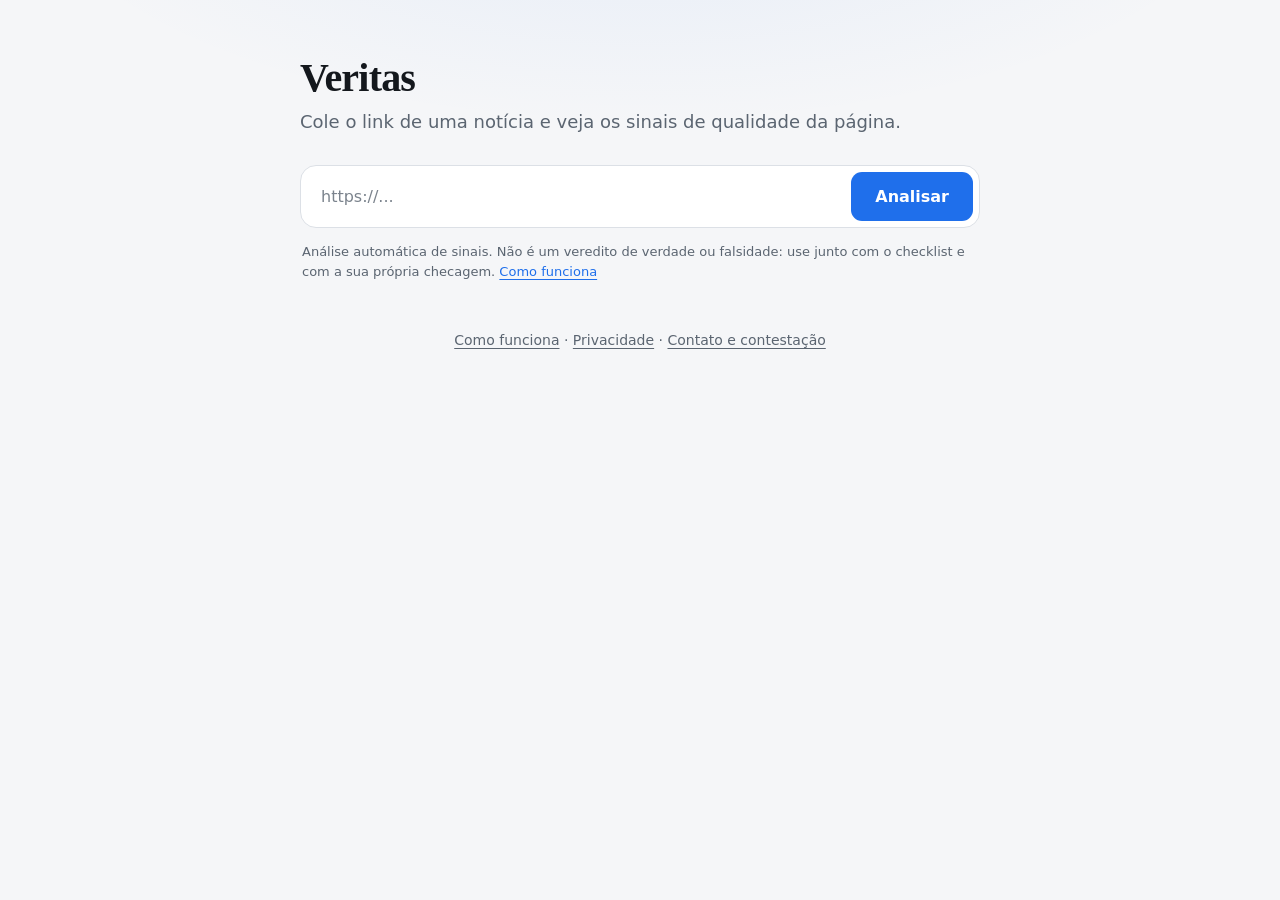
<file: index.html>
<!doctype html>
<html lang="pt-BR">
<head>
<meta charset="utf-8">
<meta name="viewport" content="width=device-width,initial-scale=1">
<title>Veritas — analise sinais de uma notícia</title>
<meta name="description" content="Cole o link de uma notícia e veja sinais de qualidade da página: autoria, data, idade do domínio, linguagem sensacionalista e mais. Análise automática, não é veredito.">
<link rel="stylesheet" href="/style.css">
</head>
<body>
<main>
  <h1>Veritas</h1>
  <p class="sub">Cole o link de uma notícia e veja os sinais de qualidade da página.</p>

  <div class="row">
    <input id="url" type="url" placeholder="https://...">
    <button id="go">Analisar</button>
  </div>

  <p class="dim aviso">Análise automática de sinais. Não é um veredito de verdade ou falsidade: use junto com o checklist e com a sua própria checagem. <a href="/como-funciona">Como funciona</a></p>

  <section id="out" hidden></section>

  <!-- ANÚNCIOS: ponha o código do bloco aqui, fora de #out, nunca dentro do resultado -->
</main>

<footer>
  <p class="dim"><a href="/como-funciona">Como funciona</a> · <a href="/privacidade">Privacidade</a> · <a href="/contato">Contato e contestação</a></p>
</footer>
<script type="module" src="/app.js"></script>
</body>
</html>
</file>
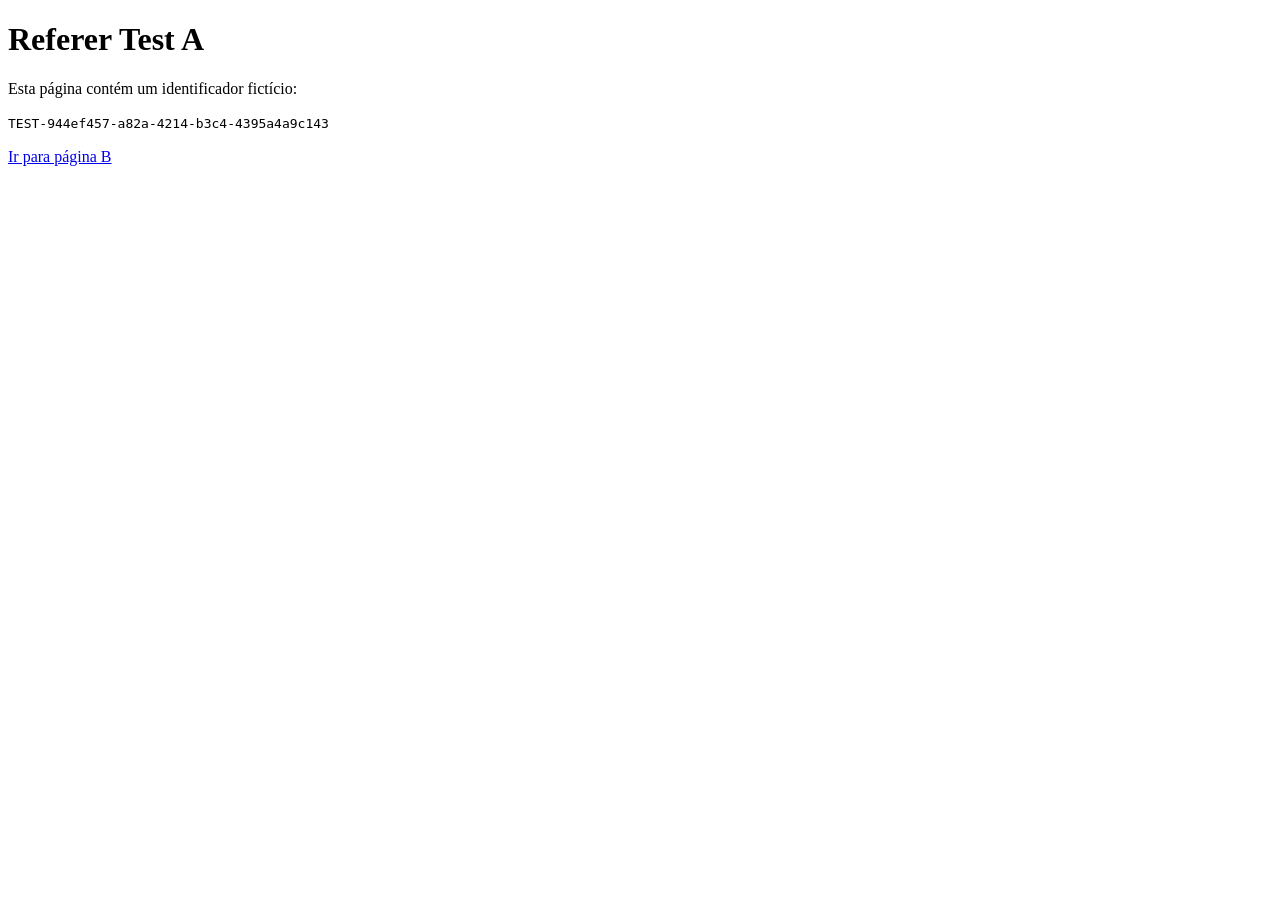
<file: a.html>
<!DOCTYPE html>
<html lang="pt-BR">
<head>
<meta charset="UTF-8">
<meta name="referrer" content="unsafe-url">
<title>Referer Test A</title>
</head>
<body>

<h1>Referer Test A</h1>

<p>Esta página contém um identificador fictício:</p>

<code id="marker"></code>

<p>
<a href="/b.html">Ir para página B</a>
</p>

<script>
const marker = "TEST-" + crypto.randomUUID();

document.getElementById("marker").textContent = marker;

history.replaceState(
    {},
    "",
    "?test_marker=" + encodeURIComponent(marker)
);
</script>

</body>
</html>
</file>
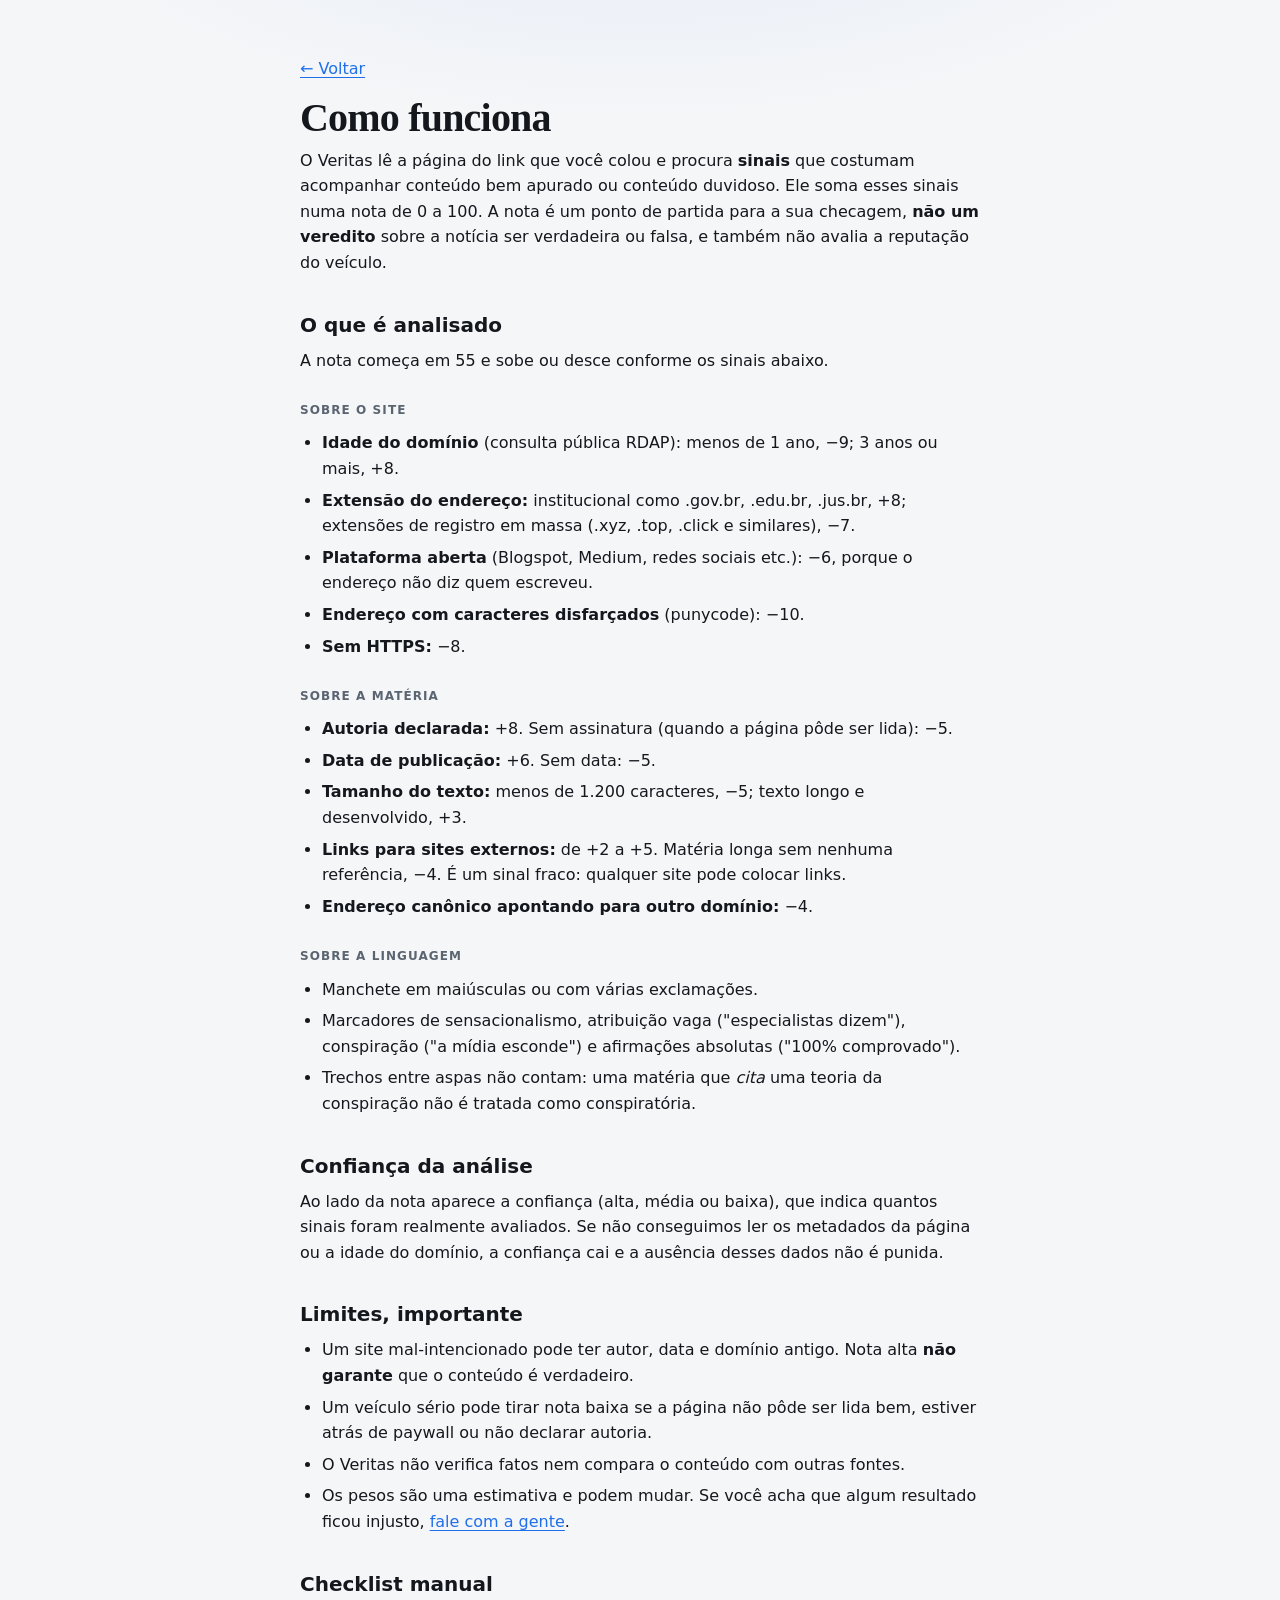
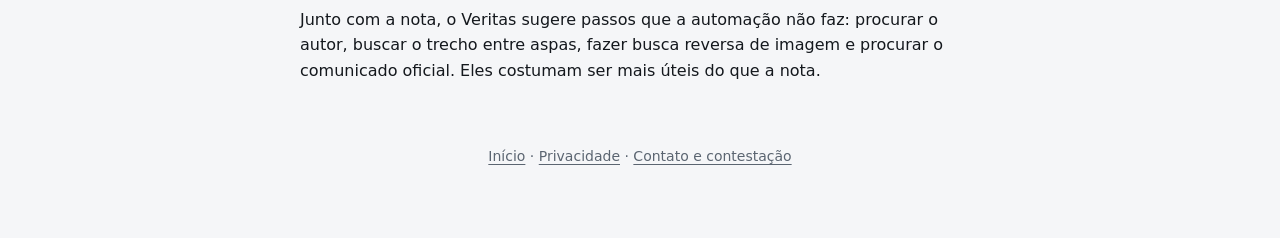
<file: como-funciona.html>
<!doctype html>
<html lang="pt-BR">
<head>
<meta charset="utf-8">
<meta name="viewport" content="width=device-width,initial-scale=1">
<title>Como funciona — Veritas</title>
<meta name="description" content="Quais sinais o Veritas analisa, como a nota é calculada e quais são os limites da análise.">
<link rel="stylesheet" href="/style.css">
</head>
<body>
<main>
  <p><a href="/">← Voltar</a></p>
  <h1>Como funciona</h1>

  <p>O Veritas lê a página do link que você colou e procura <strong>sinais</strong> que costumam acompanhar conteúdo bem apurado ou conteúdo duvidoso. Ele soma esses sinais numa nota de 0 a 100. A nota é um ponto de partida para a sua checagem, <strong>não um veredito</strong> sobre a notícia ser verdadeira ou falsa, e também não avalia a reputação do veículo.</p>

  <h2>O que é analisado</h2>
  <p>A nota começa em 55 e sobe ou desce conforme os sinais abaixo.</p>

  <h3>Sobre o site</h3>
  <ul>
    <li><strong>Idade do domínio</strong> (consulta pública RDAP): menos de 1 ano, −9; 3 anos ou mais, +8.</li>
    <li><strong>Extensão do endereço:</strong> institucional como .gov.br, .edu.br, .jus.br, +8; extensões de registro em massa (.xyz, .top, .click e similares), −7.</li>
    <li><strong>Plataforma aberta</strong> (Blogspot, Medium, redes sociais etc.): −6, porque o endereço não diz quem escreveu.</li>
    <li><strong>Endereço com caracteres disfarçados</strong> (punycode): −10.</li>
    <li><strong>Sem HTTPS:</strong> −8.</li>
  </ul>

  <h3>Sobre a matéria</h3>
  <ul>
    <li><strong>Autoria declarada:</strong> +8. Sem assinatura (quando a página pôde ser lida): −5.</li>
    <li><strong>Data de publicação:</strong> +6. Sem data: −5.</li>
    <li><strong>Tamanho do texto:</strong> menos de 1.200 caracteres, −5; texto longo e desenvolvido, +3.</li>
    <li><strong>Links para sites externos:</strong> de +2 a +5. Matéria longa sem nenhuma referência, −4. É um sinal fraco: qualquer site pode colocar links.</li>
    <li><strong>Endereço canônico apontando para outro domínio:</strong> −4.</li>
  </ul>

  <h3>Sobre a linguagem</h3>
  <ul>
    <li>Manchete em maiúsculas ou com várias exclamações.</li>
    <li>Marcadores de sensacionalismo, atribuição vaga ("especialistas dizem"), conspiração ("a mídia esconde") e afirmações absolutas ("100% comprovado").</li>
    <li>Trechos entre aspas não contam: uma matéria que <em>cita</em> uma teoria da conspiração não é tratada como conspiratória.</li>
  </ul>

  <h2>Confiança da análise</h2>
  <p>Ao lado da nota aparece a confiança (alta, média ou baixa), que indica quantos sinais foram realmente avaliados. Se não conseguimos ler os metadados da página ou a idade do domínio, a confiança cai e a ausência desses dados não é punida.</p>

  <h2>Limites, importante</h2>
  <ul>
    <li>Um site mal-intencionado pode ter autor, data e domínio antigo. Nota alta <strong>não garante</strong> que o conteúdo é verdadeiro.</li>
    <li>Um veículo sério pode tirar nota baixa se a página não pôde ser lida bem, estiver atrás de paywall ou não declarar autoria.</li>
    <li>O Veritas não verifica fatos nem compara o conteúdo com outras fontes.</li>
    <li>Os pesos são uma estimativa e podem mudar. Se você acha que algum resultado ficou injusto, <a href="/contato">fale com a gente</a>.</li>
  </ul>

  <h2>Checklist manual</h2>
  <p>Junto com a nota, o Veritas sugere passos que a automação não faz: procurar o autor, buscar o trecho entre aspas, fazer busca reversa de imagem e procurar o comunicado oficial. Eles costumam ser mais úteis do que a nota.</p>
</main>
<footer>
  <p class="dim"><a href="/">Início</a> · <a href="/privacidade">Privacidade</a> · <a href="/contato">Contato e contestação</a></p>
</footer>
</body>
</html>
</file>
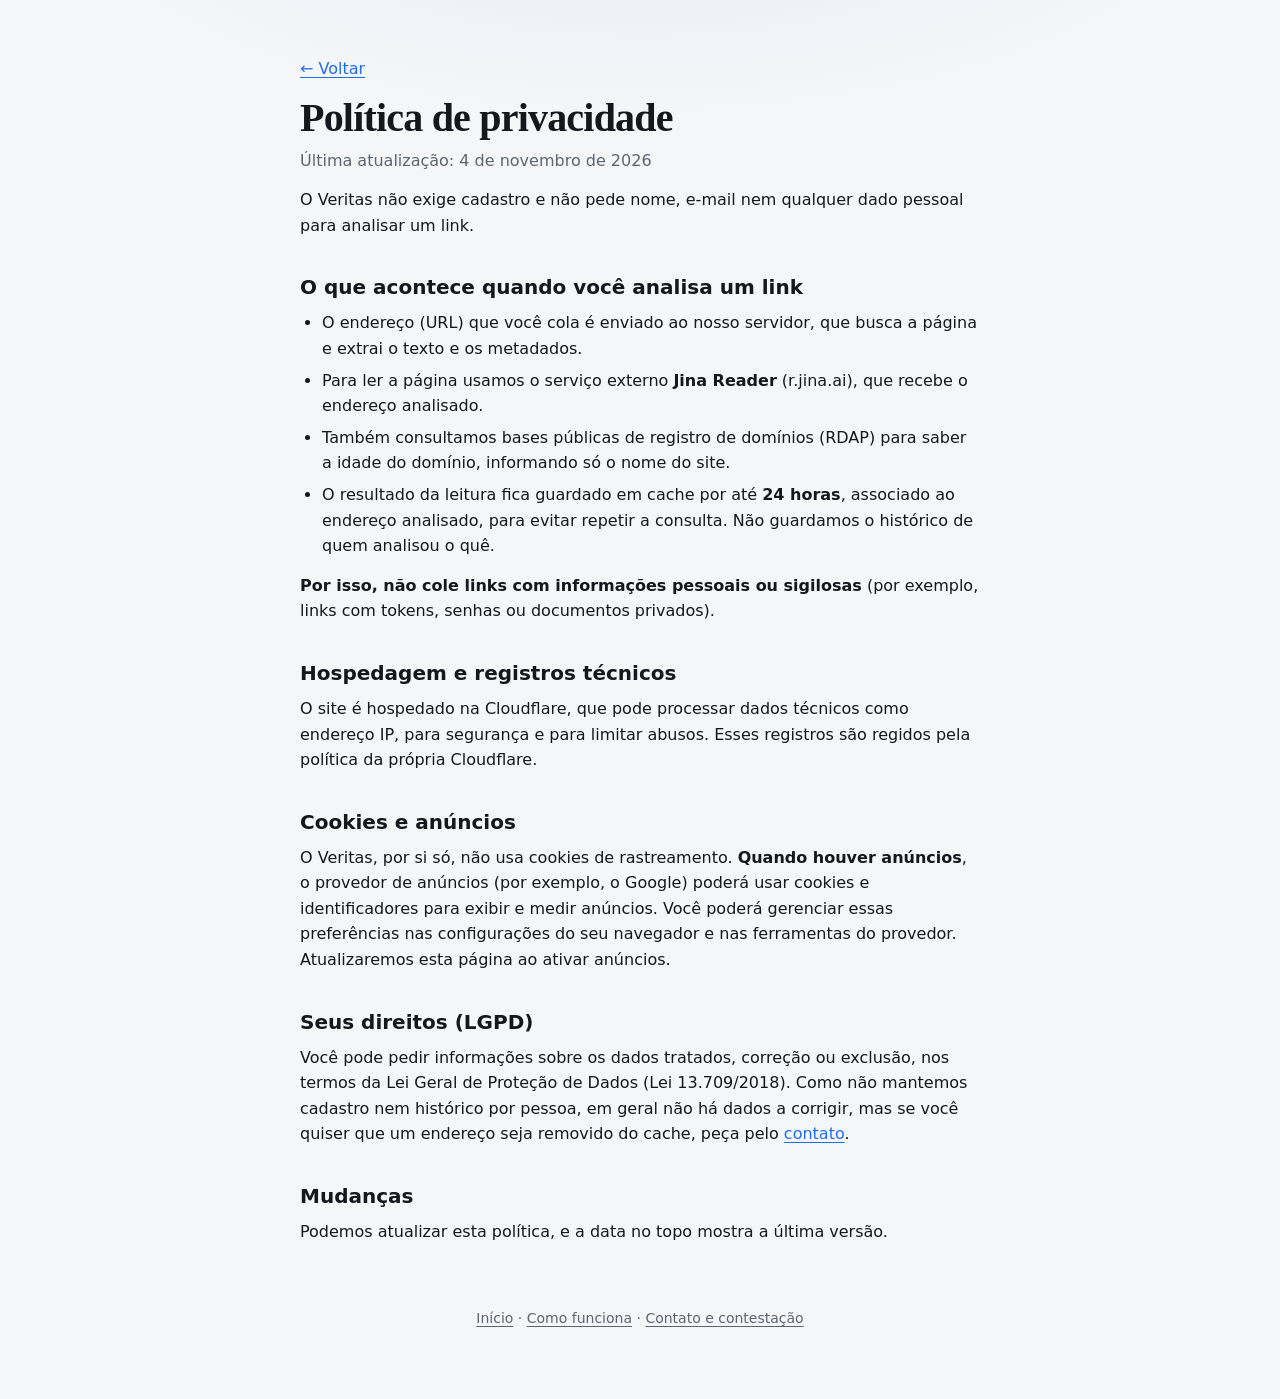
<file: privacidade.html>
<!doctype html>
<html lang="pt-BR">
<head>
<meta charset="utf-8">
<meta name="viewport" content="width=device-width,initial-scale=1">
<title>Política de privacidade — Veritas</title>
<meta name="description" content="Que dados o Veritas trata, por quanto tempo e como falar com a gente.">
<link rel="stylesheet" href="/style.css">
</head>
<body>
<main>
  <p><a href="/">← Voltar</a></p>
  <h1>Política de privacidade</h1>
  <p class="dim">Última atualização: 4 de novembro de 2026</p>

  <p>O Veritas não exige cadastro e não pede nome, e-mail nem qualquer dado pessoal para analisar um link.</p>

  <h2>O que acontece quando você analisa um link</h2>
  <ul>
    <li>O endereço (URL) que você cola é enviado ao nosso servidor, que busca a página e extrai o texto e os metadados.</li>
    <li>Para ler a página usamos o serviço externo <strong>Jina Reader</strong> (r.jina.ai), que recebe o endereço analisado.</li>
    <li>Também consultamos bases públicas de registro de domínios (RDAP) para saber a idade do domínio, informando só o nome do site.</li>
    <li>O resultado da leitura fica guardado em cache por até <strong>24 horas</strong>, associado ao endereço analisado, para evitar repetir a consulta. Não guardamos o histórico de quem analisou o quê.</li>
  </ul>
  <p><strong>Por isso, não cole links com informações pessoais ou sigilosas</strong> (por exemplo, links com tokens, senhas ou documentos privados).</p>

  <h2>Hospedagem e registros técnicos</h2>
  <p>O site é hospedado na Cloudflare, que pode processar dados técnicos como endereço IP, para segurança e para limitar abusos. Esses registros são regidos pela política da própria Cloudflare.</p>

  <h2>Cookies e anúncios</h2>
  <p>O Veritas, por si só, não usa cookies de rastreamento. <strong>Quando houver anúncios</strong>, o provedor de anúncios (por exemplo, o Google) poderá usar cookies e identificadores para exibir e medir anúncios. Você poderá gerenciar essas preferências nas configurações do seu navegador e nas ferramentas do provedor. Atualizaremos esta página ao ativar anúncios.</p>

  <h2>Seus direitos (LGPD)</h2>
  <p>Você pode pedir informações sobre os dados tratados, correção ou exclusão, nos termos da Lei Geral de Proteção de Dados (Lei 13.709/2018). Como não mantemos cadastro nem histórico por pessoa, em geral não há dados a corrigir, mas se você quiser que um endereço seja removido do cache, peça pelo <a href="/contato">contato</a>.</p>

  <h2>Mudanças</h2>
  <p>Podemos atualizar esta política, e a data no topo mostra a última versão.</p>
</main>
<footer>
  <p class="dim"><a href="/">Início</a> · <a href="/como-funciona">Como funciona</a> · <a href="/contato">Contato e contestação</a></p>
</footer>
</body>
</html>
</file>
<file: style.css>
/* Veritas — style.css */
:root {
  color-scheme: dark light;
  --bg: #0b0d10;
  --glow: rgba(106, 169, 255, .13);
  --card: #141920;
  --card2: #1a2029;
  --fg: #eceef1;
  --mut: #98a1ad;
  --line: #252c36;
  --accent: #6aa9ff;
  --accent-fg: #0b0d10;
  --pos: #3ddc97;
  --lime: #a6e05a;
  --warn: #f0b429;
  --orange: #f2894a;
  --neg: #ff6b6b;
  --radius: 14px;
  --serif: "Iowan Old Style", "Palatino Linotype", Palatino, Georgia, serif;
}

@media (prefers-color-scheme: light) {
  :root {
    --bg: #f5f6f8;
    --glow: rgba(31, 111, 235, .08);
    --card: #ffffff;
    --card2: #eef0f3;
    --fg: #14181d;
    --mut: #5b6571;
    --line: #dce0e6;
    --accent: #1f6feb;
    --accent-fg: #ffffff;
    --pos: #0f9a5c;
    --lime: #5f9a14;
    --warn: #a86c00;
    --orange: #c75a12;
    --neg: #d02f2a;
  }
}

* { box-sizing: border-box }
[hidden] { display: none !important }

html { -webkit-text-size-adjust: 100% }

body {
  margin: 0;
  min-height: 100vh;
  background: radial-gradient(900px 380px at 50% -140px, var(--glow), transparent 70%), var(--bg);
  color: var(--fg);
  font: 16px/1.6 system-ui, -apple-system, "Segoe UI", Roboto, sans-serif;
  -webkit-font-smoothing: antialiased;
}

main { max-width: 720px; margin: 0 auto; padding: 56px 20px 40px }

a { color: var(--accent); text-underline-offset: 3px; text-decoration-thickness: 1px }
a:hover { text-decoration-thickness: 2px }

h1 {
  margin: 0 0 8px;
  font: 600 40px/1.1 var(--serif);
  letter-spacing: -.02em;
}
h2 { margin: 36px 0 10px; font-size: 20px; line-height: 1.3 }
h3 {
  margin: 28px 0 10px;
  font-size: 12px;
  font-weight: 600;
  letter-spacing: .09em;
  text-transform: uppercase;
  color: var(--mut);
}
main p { margin: 0 0 14px }
main ul, main ol { margin: 0 0 14px; padding-left: 22px }
main li { margin-bottom: 6px }

.sub { margin: 0 0 28px; font-size: 18px; color: var(--mut) }
.dim { color: var(--mut); margin: 0 0 14px }
.aviso { margin: 14px 2px 0; font-size: 13px; line-height: 1.5 }

/* Campo + botão */
.row {
  display: flex;
  gap: 8px;
  padding: 6px;
  background: var(--card);
  border: 1px solid var(--line);
  border-radius: 16px;
  transition: border-color .15s, box-shadow .15s;
}
.row:focus-within {
  border-color: var(--accent);
  box-shadow: 0 0 0 4px color-mix(in srgb, var(--accent) 22%, transparent);
}
input {
  flex: 1;
  min-width: 0;
  padding: 12px 14px;
  background: transparent;
  border: 0;
  color: var(--fg);
  font: inherit;
}
input:focus { outline: none }
input::placeholder { color: var(--mut); opacity: .8 }

button {
  padding: 12px 24px;
  background: var(--accent);
  color: var(--accent-fg);
  border: 0;
  border-radius: 11px;
  font: inherit;
  font-weight: 650;
  cursor: pointer;
  transition: filter .15s, transform .05s;
}
button:hover { filter: brightness(1.08) }
button:active { transform: translateY(1px) }
button:focus-visible { outline: 2px solid var(--fg); outline-offset: 2px }
button:disabled { opacity: .55; cursor: progress; filter: none }

/* Estados */
.err {
  padding: 12px 14px;
  background: color-mix(in srgb, var(--neg) 10%, var(--card));
  border: 1px solid color-mix(in srgb, var(--neg) 45%, var(--line));
  border-radius: 10px;
  color: var(--neg);
}
.load { color: var(--mut); animation: pulso 1.3s ease-in-out infinite }
@keyframes pulso { 50% { opacity: .35 } }
@media (prefers-reduced-motion: reduce) { .load { animation: none } }

#out { margin-top: 28px }
#out h2 { margin: 6px 0 4px; font: 600 21px/1.3 var(--serif) }

/* Cartão da nota */
.score {
  --c: var(--mut);
  display: flex;
  align-items: center;
  gap: 20px;
  margin: 0 0 22px;
  padding: 20px;
  background: var(--card);
  border: 1px solid var(--line);
  border-radius: var(--radius);
}
.score strong {
  flex: none;
  display: grid;
  place-items: center;
  width: 88px;
  height: 88px;
  border-radius: 50%;
  font-size: 30px;
  font-weight: 700;
  font-variant-numeric: tabular-nums;
  background:
    radial-gradient(closest-side, var(--card) 80%, transparent 82%),
    conic-gradient(var(--c) calc(var(--s, 0) * 1%), var(--line) 0);
}
.score .lbl { display: block; font-size: 19px; font-weight: 650; color: var(--c) }
.score small { display: block; margin-top: 2px; color: var(--mut); font-size: 13px }
.score.confiavel      { --c: var(--pos) }
.score.provavel       { --c: var(--lime) }
.score.incerto        { --c: var(--warn) }
.score.suspeito       { --c: var(--orange) }
.score.muito_suspeito { --c: var(--neg) }
.score.satira         { --c: var(--warn) }

/* Evidências */
.ev { list-style: none; padding: 0 !important; margin: 0 0 8px; display: grid; gap: 8px }
.ev li {
  display: grid;
  grid-template-columns: auto 1fr;
  gap: 2px 12px;
  align-items: baseline;
  margin: 0;
  padding: 11px 14px;
  background: var(--card);
  border: 1px solid var(--line);
  border-radius: 10px;
  font-size: 14.5px;
  line-height: 1.45;
}
.ev b {
  min-width: 3em;
  padding: 1px 8px;
  border-radius: 999px;
  background: var(--card2);
  color: var(--mut);
  font-size: 13px;
  font-weight: 650;
  text-align: center;
  font-variant-numeric: tabular-nums;
}
.ev li.pos b { color: var(--pos); background: color-mix(in srgb, var(--pos) 14%, transparent) }
.ev li.neg b { color: var(--neg); background: color-mix(in srgb, var(--neg) 14%, transparent) }
.ev small { grid-column: 2; color: var(--mut); font-size: 12.5px; word-break: break-word }

.chk { margin: 0; padding-left: 22px; color: var(--mut); font-size: 14.5px }
.chk li { margin-bottom: 6px; padding-left: 4px }

details { margin-top: 24px }
summary { cursor: pointer; color: var(--mut); font-size: 14px }
summary:hover { color: var(--fg) }
pre {
  margin: 10px 0 0;
  padding: 14px;
  background: var(--card);
  border: 1px solid var(--line);
  border-radius: 10px;
  font-size: 13px;
  line-height: 1.5;
  white-space: pre-wrap;
  word-break: break-word;
  max-height: 50vh;
  overflow: auto;
}

/* Rodapé */
footer { max-width: 720px; margin: 0 auto; padding: 8px 20px 56px; text-align: center }
footer p { margin: 0; font-size: 14px }
footer a { color: var(--mut) }
footer a:hover { color: var(--fg) }

/* Celular */
@media (max-width: 520px) {
  main { padding: 36px 16px 32px }
  h1 { font-size: 34px }
  .sub { font-size: 16px }
  .row { flex-direction: column }
  button { width: 100% }
  .score { gap: 16px; padding: 16px }
  .score strong { width: 74px; height: 74px; font-size: 25px }
}
</file>
